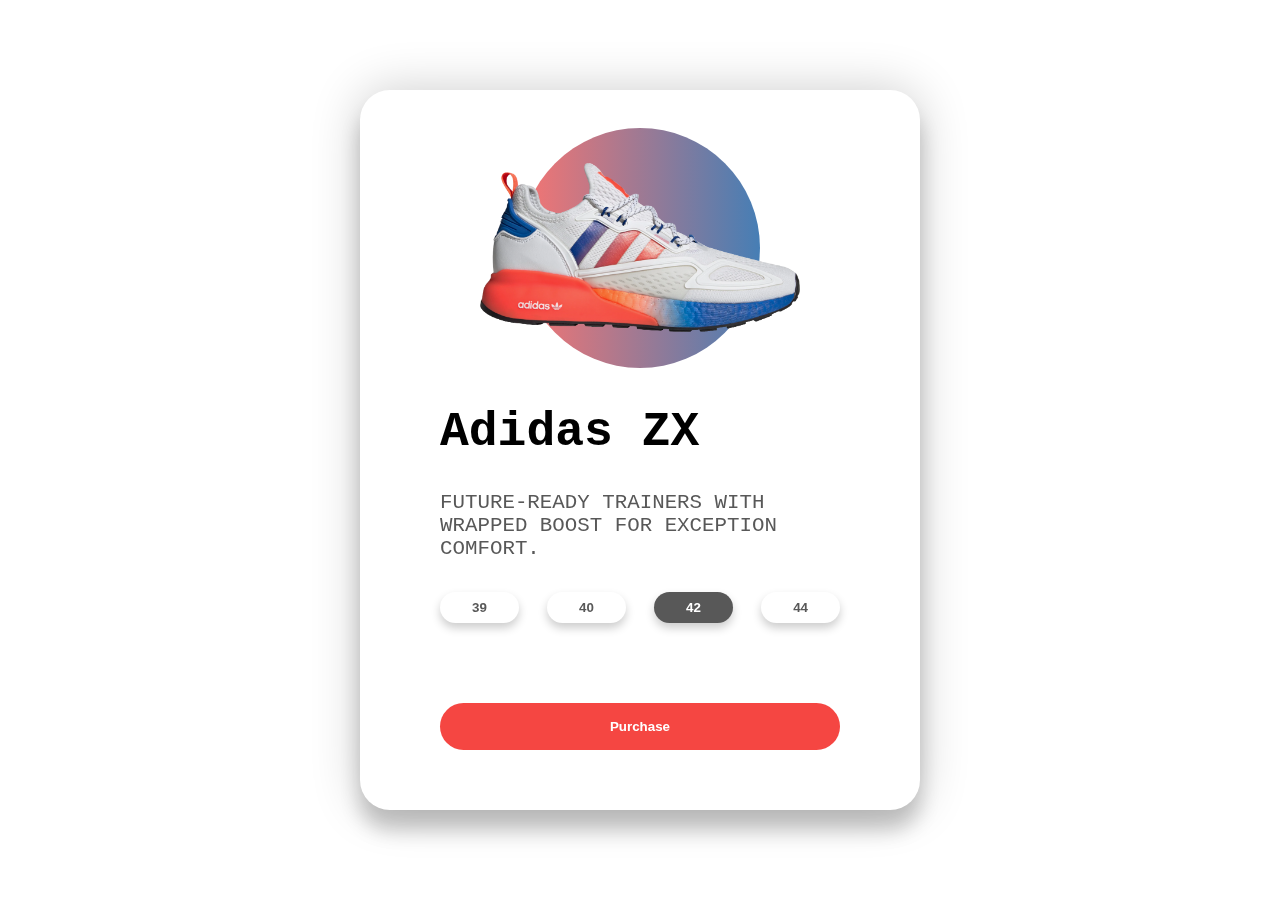
<file: 3danimation/index.html>
<!DOCTYPE html>
<html lang="en">
<head>
    <meta charset="UTF-8">
    <meta name="viewport" content="width=device-width, initial-scale=1.0">
    <title>3d Card Effect</title>
    <link href="https://fonts.googleapis.com/css2?family=Poppins:wght@400;500&display=swap" rel="stylesheet">
    <link rel="stylesheet" href="./style.css">
</head>
<body>
    <div class="container">
        <div class="card">
            <div class="sneaker">
                <div class="circle"></div>
                <img src="img/adidas.png" alt="adidas">
            </div>
            <div class="info">
                <h1 class="title">Adidas ZX</h1>
                <h3>FUTURE-READY TRAINERS WITH WRAPPED BOOST FOR EXCEPTION COMFORT.</h3>
                <div class="sizes">
                    <button>39</button>
                    <button>40</button>
                    <button class="active">42</button>
                    <button>44</button>
                </div>
                <div class="purchase">
                    <button>Purchase</button>
                </div>
            </div>
        </div>
    </div>
    <script src="./script.js"></script>
</body>
</html>
</file>
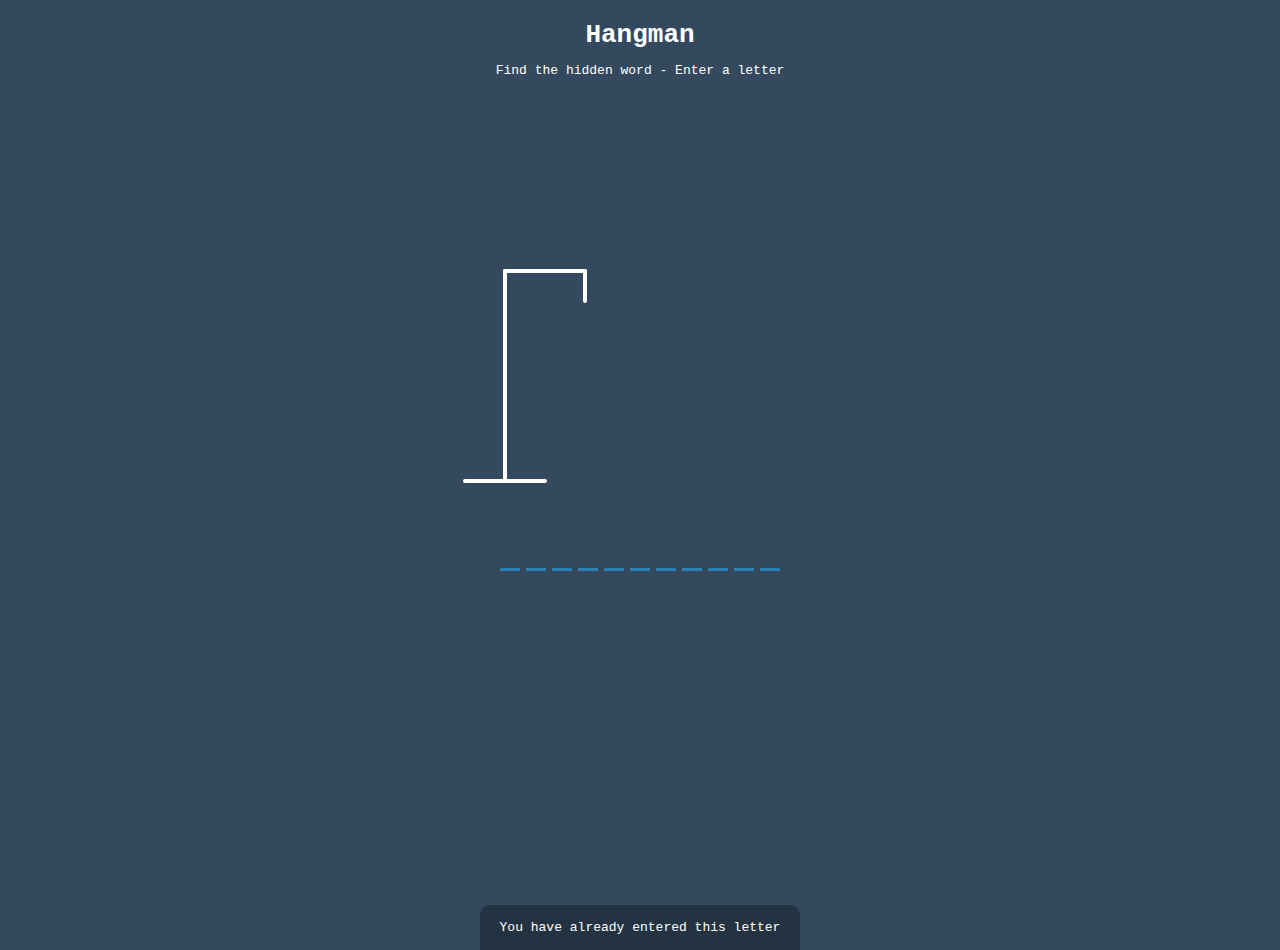
<file: ahorcado/index.html>
<!DOCTYPE html>
<html lang="en">
  <head>
    <meta charset="UTF-8" />
    <meta name="viewport" content="width=device-width, initial-scale=1.0" />
    <meta http-equiv="X-UA-Compatible" content="ie=edge" />
    <link rel="stylesheet" href="style.css" />
    <title>Hangman</title>
  </head>
  <body>
    <h1>Hangman</h1>
    <p>Find the hidden word - Enter a letter</p>
    <div class="game-container">
      <svg height="250" width="200" class="figure-container">
        <!-- Rod -->
        <line x1="60" y1="20" x2="140" y2="20" />
        <line x1="140" y1="20" x2="140" y2="50" />
        <line x1="60" y1="20" x2="60" y2="230" />
        <line x1="20" y1="230" x2="100" y2="230" />

        <!-- Head -->
        <circle cx="140" cy="70" r="20" class="figure-part" />
        <!-- Body -->
        <line x1="140" y1="90" x2="140" y2="150" class="figure-part" />
        <!-- Arms -->
        <line x1="140" y1="120" x2="120" y2="100" class="figure-part" />
        <line x1="140" y1="120" x2="160" y2="100" class="figure-part" />
        <!-- Legs -->
        <line x1="140" y1="150" x2="120" y2="180" class="figure-part" />
        <line x1="140" y1="150" x2="160" y2="180" class="figure-part" />
      </svg>

      <div class="wrong-letters-container">
        <div id="wrong-letters"></div>
      </div>

      <div class="word" id="word"></div>
    </div>

    <!-- Container for final message -->
    <div class="popup-container" id="popup-container">
      <div class="popup">
        <h2 id="final-message"></h2>
        <button id="play-button">Play Again</button>
      </div>
    </div>

    <!-- Notification -->
    <div class="notification-container" id="notification-container">
      <p>You have already entered this letter</p>
    </div>

    <script src="app.js"></script>
  </body>
</html>
</file>
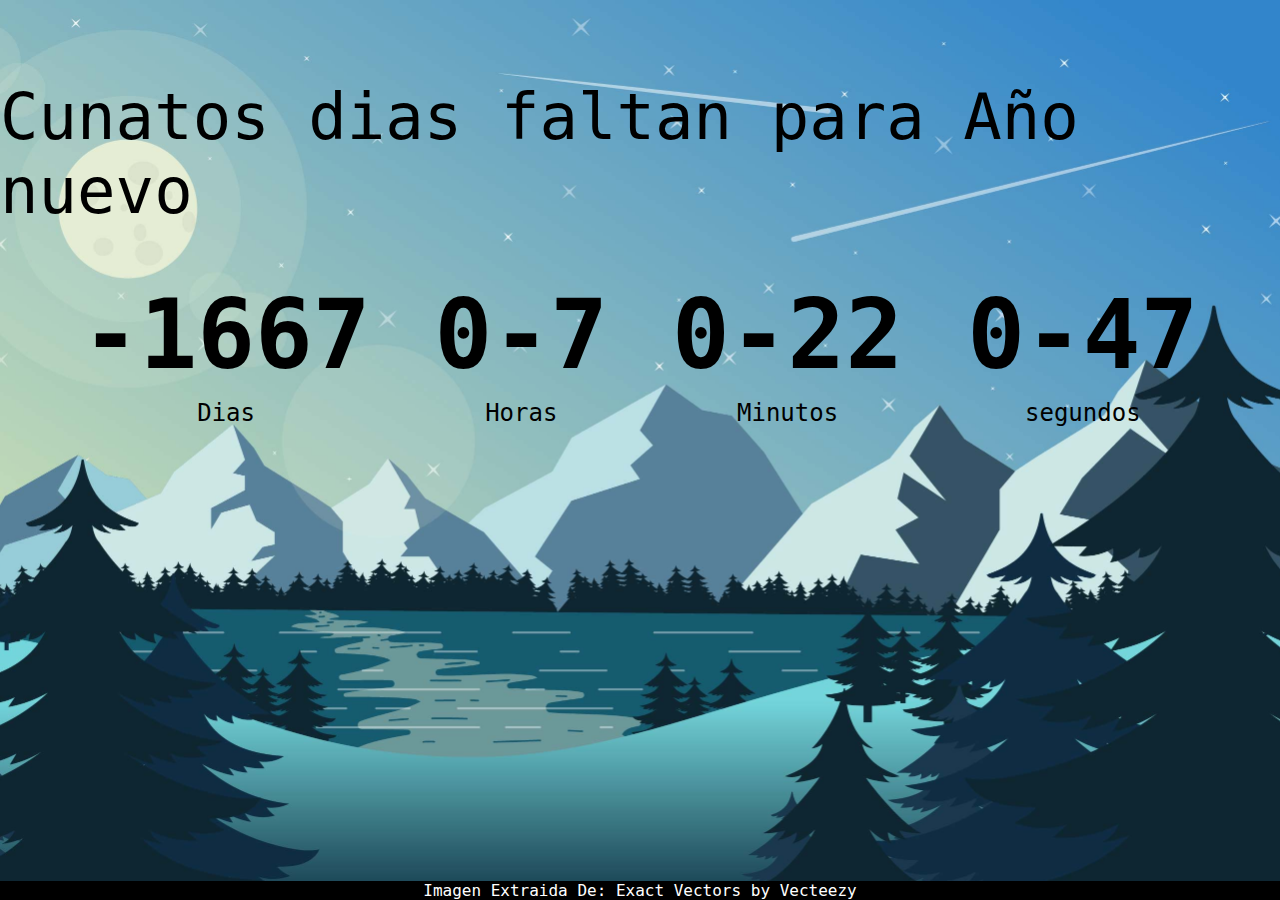
<file: counter/index.html>
<!DOCTYPE html>
<html lang="es">
<head>
    <meta charset="UTF-8">
    <meta name="viewport" content="width=device-width, initial-scale=1.0">
    <link rel="stylesheet" href="style.css">
    <title>Contador</title>
</head>
<body>

    <h1>Cunatos dias faltan para Año nuevo</h1>

    <div class="countdown-container">
        <div class="countdown-el days-c">
            <p class="big-text" id="days">0</p>
            <span>Dias</span>
        </div>

        <div class="countdown-el hours-c">
            <p class="big-text" id="hours">0</p>
            <span>Horas</span>
        </div>

        <div class="countdown-el mins-c">
            <p class="big-text" id="mins">0</p>
            <span>Minutos</span>
        </div>

            <div class="countdown-el seconds-c">
                <p class="big-text" id="seconds">0</p>
                <span>segundos</span>
            </div>
    </div>

<footer><a href="https://www.vecteezy.com/free-vector/exact">Imagen Extraida De: Exact Vectors by Vecteezy</a></footer>    
</body>
<script src="./app.js"></script>
</html>
</file>
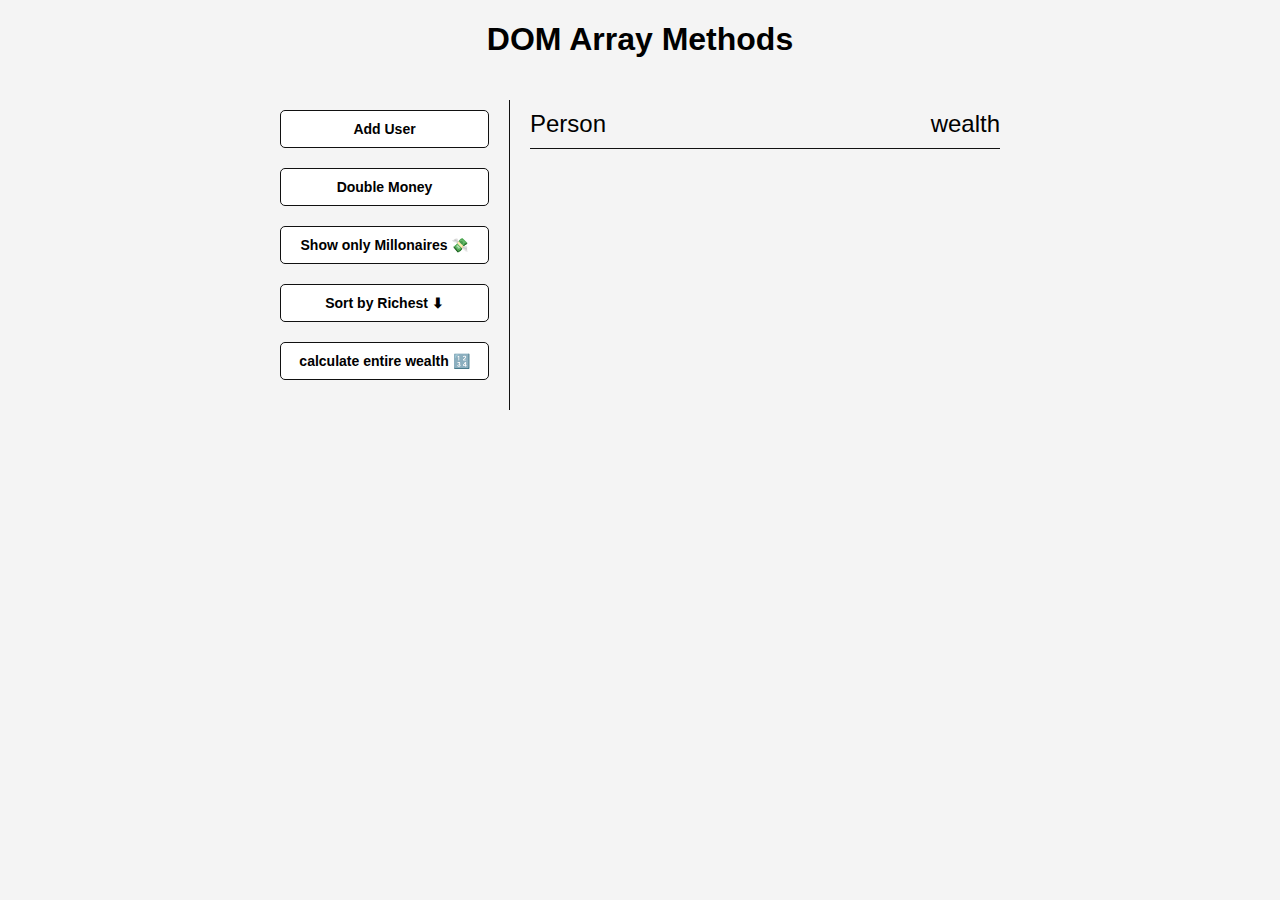
<file: DomArray/index.html>
<!DOCTYPE html>
<html lang="en">
<head>
    <meta charset="UTF-8">
    <meta name="viewport" content="width=device-width, initial-scale=1.0">
    <link rel="stylesheet" href="style.css">
    <title>Dom Array Methods</title>
</head>
<body>
    <h1>DOM Array Methods</h1>

    <div class="container">
        <aside>
            <button id="add-user">Add User</button>
            <button id="double">Double Money</button>
            <button id="show-millonaires">Show only Millonaires 💸</button>
            <button id="sort">Sort by Richest ⬇</button>
            <button id="calculate-wealth">calculate entire wealth 🔢</button>
        </aside>

        <main id="main">
            <h2><strong>Person</strong> wealth </h2>
        </main>

    </div>
    <script src="app.js"></script>
</body>
</html>
</file>
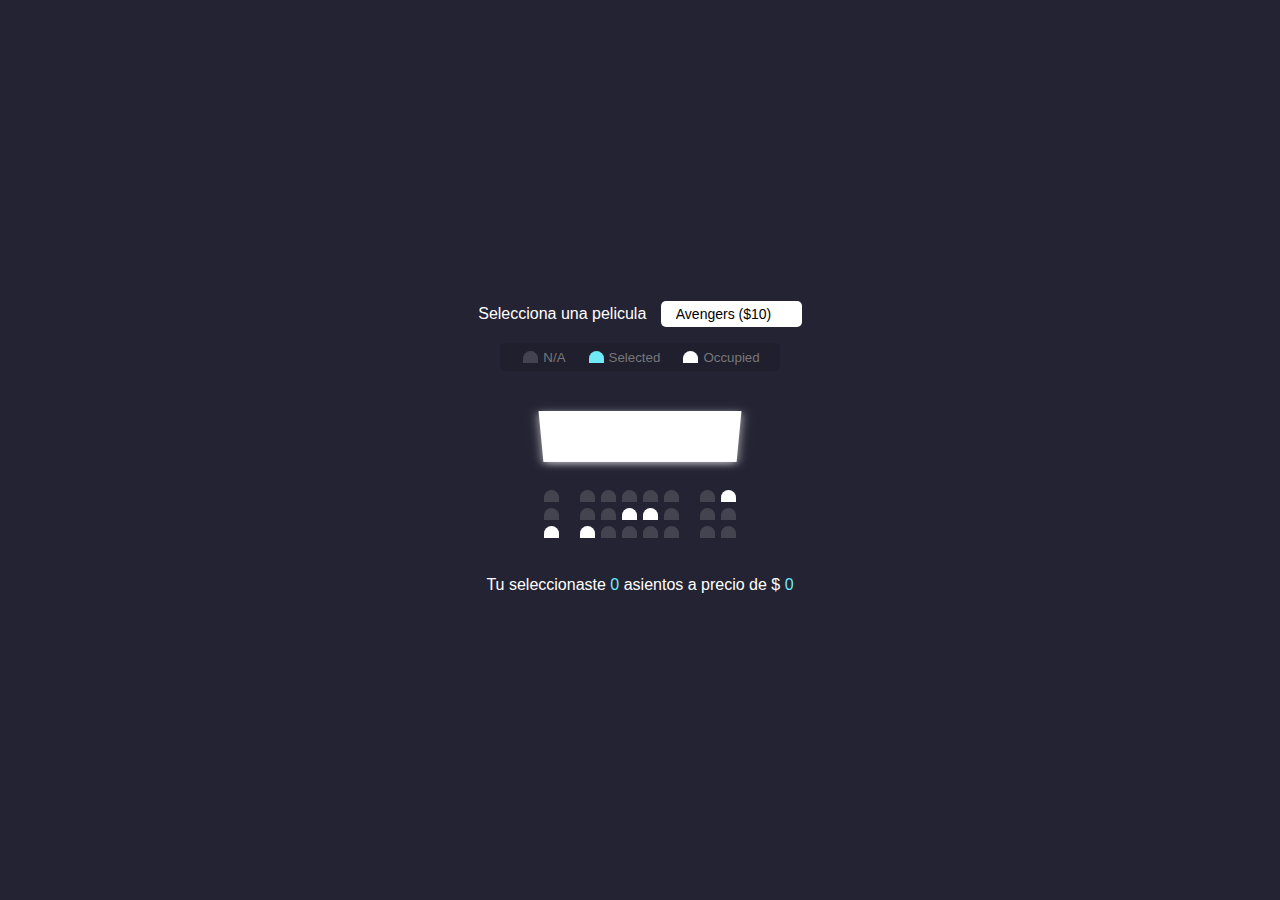
<file: movieSeat/index.html>
<!DOCTYPE html>
<html lang="en">
<head>
    <meta charset="UTF-8">
    <meta name="viewport" content="width=device-width, initial-scale=1.0">
    <link rel="stylesheet" href="style.css">
    <title>Movie Seat Booking</title>
</head>
<body>
    <div class="movie-container">
        <label for="">Selecciona una pelicula</label>
        <select name="" id="movie">
            <option value="10">Avengers ($10)</option>
            <option value="12">Joker ($12)</option>
            <option value="8">Toy Story ($8)</option>
            <option value="9">The lion King ($9)</option>
        </select>
    </div>

    <ul class="showcase">
        <li>
            <div class="seat"></div>
            <small>N/A</small>
        </li>
        <li>
            <div class="seat selected"></div>
            <small>Selected</small>
        </li>
        <li>
            <div class="seat occupied"></div>
                <small>Occupied</small>
        </li>
    </ul>

    <div class="container">
        <div class="screen"></div>
            <div class="row">
                <div class="seat"></div>
                <div class="seat"></div>
                <div class="seat"></div>
                <div class="seat"></div>
                <div class="seat"></div>
                <div class="seat"></div>
                <div class="seat ocuppied"></div>
                <div class="seat occupied"></div>
            </div>
            <div class="row">
                <div class="seat"></div>
                <div class="seat"></div>
                <div class="seat"></div>
                <div class="seat occupied"></div>
                <div class="seat occupied"></div>
                <div class="seat"></div>
                <div class="seat"></div>
                <div class="seat"></div>
            </div>
            <div class="row">
                <div class="seat occupied"></div>
                <div class="seat occupied"></div>
                <div class="seat"></div>
                <div class="seat"></div>
                <div class="seat"></div>
                <div class="seat"></div>
                <div class="seat"></div>
                <div class="seat"></div>
            </div>
    </div>

    <p class="text">
        Tu seleccionaste <span id="count">0</span> asientos a precio de $ <span id="total">0</span>
    </p>

    <script src="./app.js"></script>
</body>
</html>
</file>
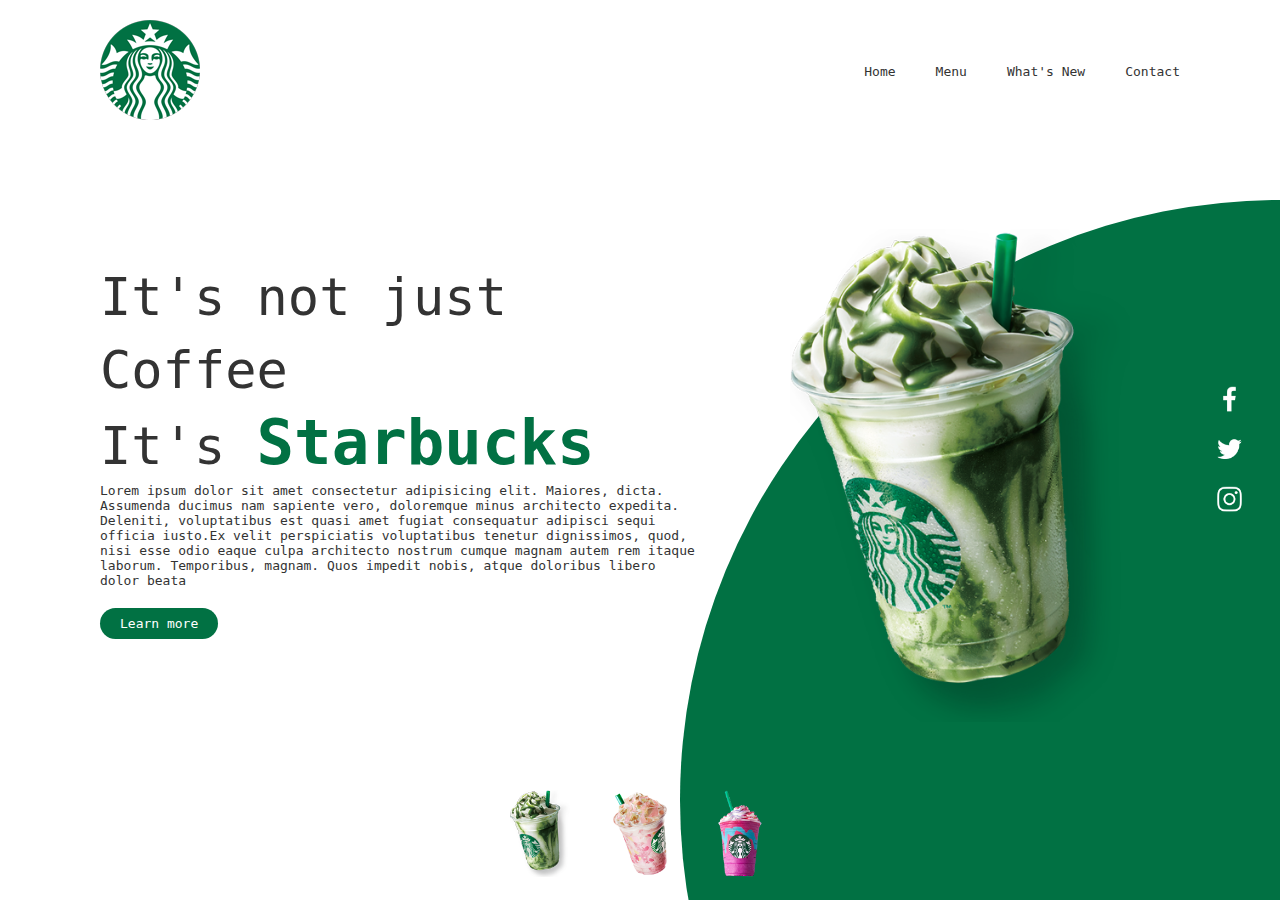
<file: starbucks/index.html>
<!DOCTYPE html>
<html lang="en">
<head>
    <meta charset="UTF-8">
    <meta name="viewport" content="width=device-width, initial-scale=1.0">
    <link rel="stylesheet" href="style.css">
    
    <title>Document</title>
</head>
<body>
    <section>
        <div class="circle"></div>
        <header>
            <a href="#" class="logo"><img src="img/logo.png" alt=""></a>
            <ul>
                <li><a href="#">Home</a></li>
                <li><a href="#">Menu</a></li>
                <li><a href="#">What's New</a></li>
                <li><a href="#">Contact</a></li>
            </ul>
        </header>
        <div class="content">
            <div class="textBox">
                <h2>It's not just Coffee<br/>It's <span>Starbucks</span></h2>
                <p>Lorem ipsum dolor sit amet consectetur adipisicing elit. Maiores, dicta. Assumenda ducimus nam sapiente vero, doloremque minus architecto expedita. Deleniti, voluptatibus est quasi amet fugiat consequatur adipisci sequi officia iusto.Ex velit perspiciatis voluptatibus tenetur dignissimos, quod, nisi esse odio eaque culpa architecto nostrum cumque magnam autem rem itaque laborum. Temporibus, magnam. Quos impedit nobis, atque doloribus libero dolor beata</p>
                <a href="#">Learn more</a>
            </div>
                <div class="imgBox">
                    <img src="img/img1.png" alt="" class="starbucks">
            </div>
        </div>
        <ul class="thumb">
            <li><img src="img/thumb1.png" onclick="imgSlider('img/img1.png');changeCircleColor('#017143')" ></li>
            <li><img src="img/thumb2.png" onclick="imgSlider('img/img2.png');changeCircleColor('#eb7495')" ></li>
            <li><img src="img/thumb3.png" onclick="imgSlider('img/img3.png');changeCircleColor('#d752b1')" ></li>
        </ul>
        <ul class="sci">
            <li><a href=""><img src="img/facebook.png" alt=""></a></li>
            <li><a href=""><img src="img/twitter.png" alt=""></a></li>
            <li><a href=""><img src="img/instagram.png" alt=""></a></li>
        </ul>
    </section> 

    <script type="text/javascript">
        const imgSlider = (anything) => document.querySelector('.starbucks').src = anything;


        const changeCircleColor = (color) =>{
            const circle = document.querySelector('.circle');
            circle.style.background = color;
        }

    </script>
</body>
</html>
</file>
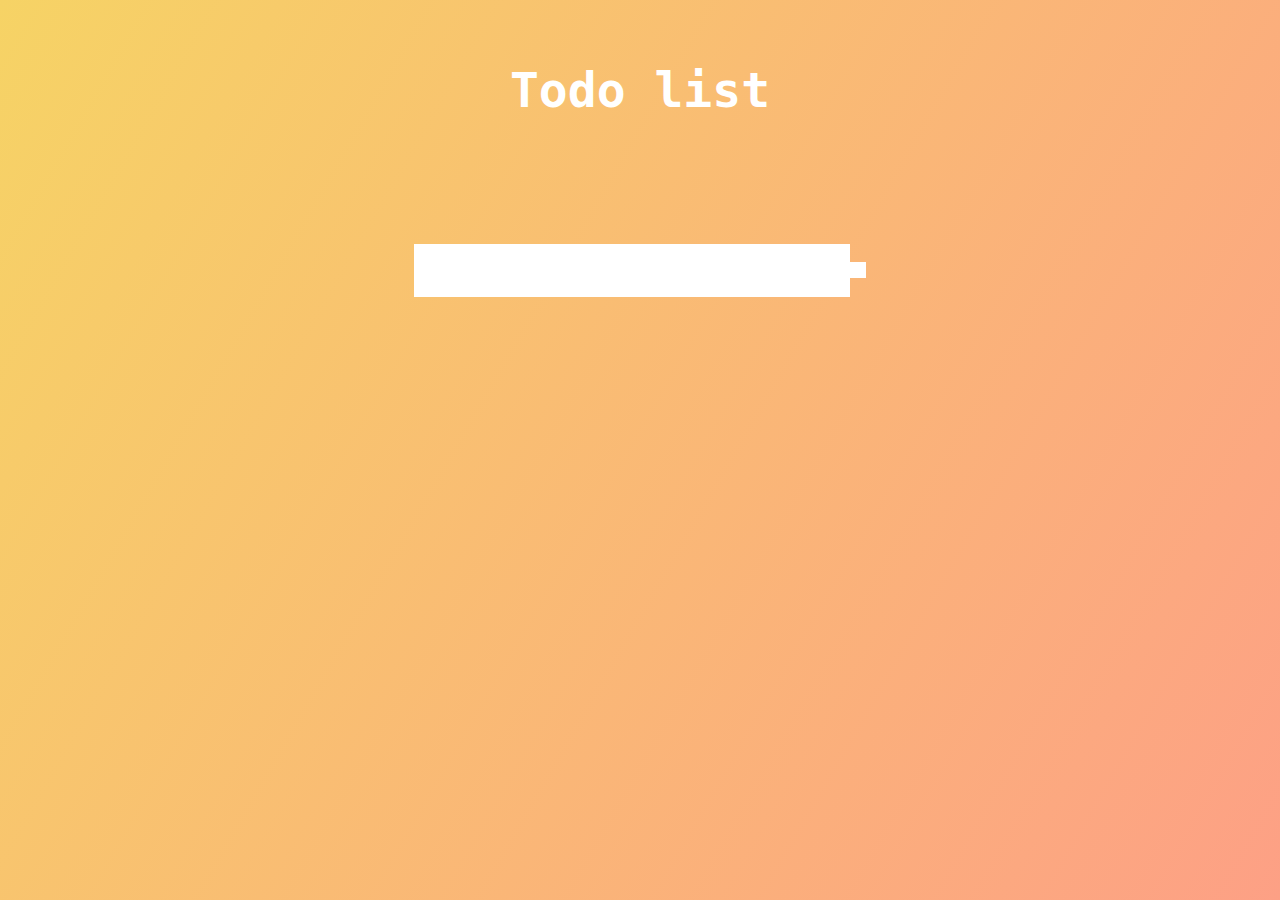
<file: todobeginner/index.html>
<!DOCTYPE html>
<html lang="en">
<head>
    <meta charset="UTF-8">
    <meta name="viewport" content="width=device-width, initial-scale=1.0">

    <link rel="stylesheet" href="./style.css">
<!--fontawesome-->
    <link rel="stylesheet" href="https://use.fontawesome.com/releases/v5.15.1/css/all.css" integrity="sha384-vp86vTRFVJgpjF9jiIGPEEqYqlDwgyBgEF109VFjmqGmIY/Y4HV4d3Gp2irVfcrp" crossorigin="anonymous">

    <title>Todo list</title>
</head>
<body>
    
    <header>
        <h1>Todo list</h1>
    </header>
    <form action="">
        <input type="text" name="" id="" class="todo-input">
        <button class="todo-button" type="submit">
            <i class="fas fa-plus-square"></i>
        </button>
    </form>
    <div class="todo container">
        <ul class="todo-list"></ul>
    </div>

    <script src="./app.js"></script>
</body>
</html>
</file>
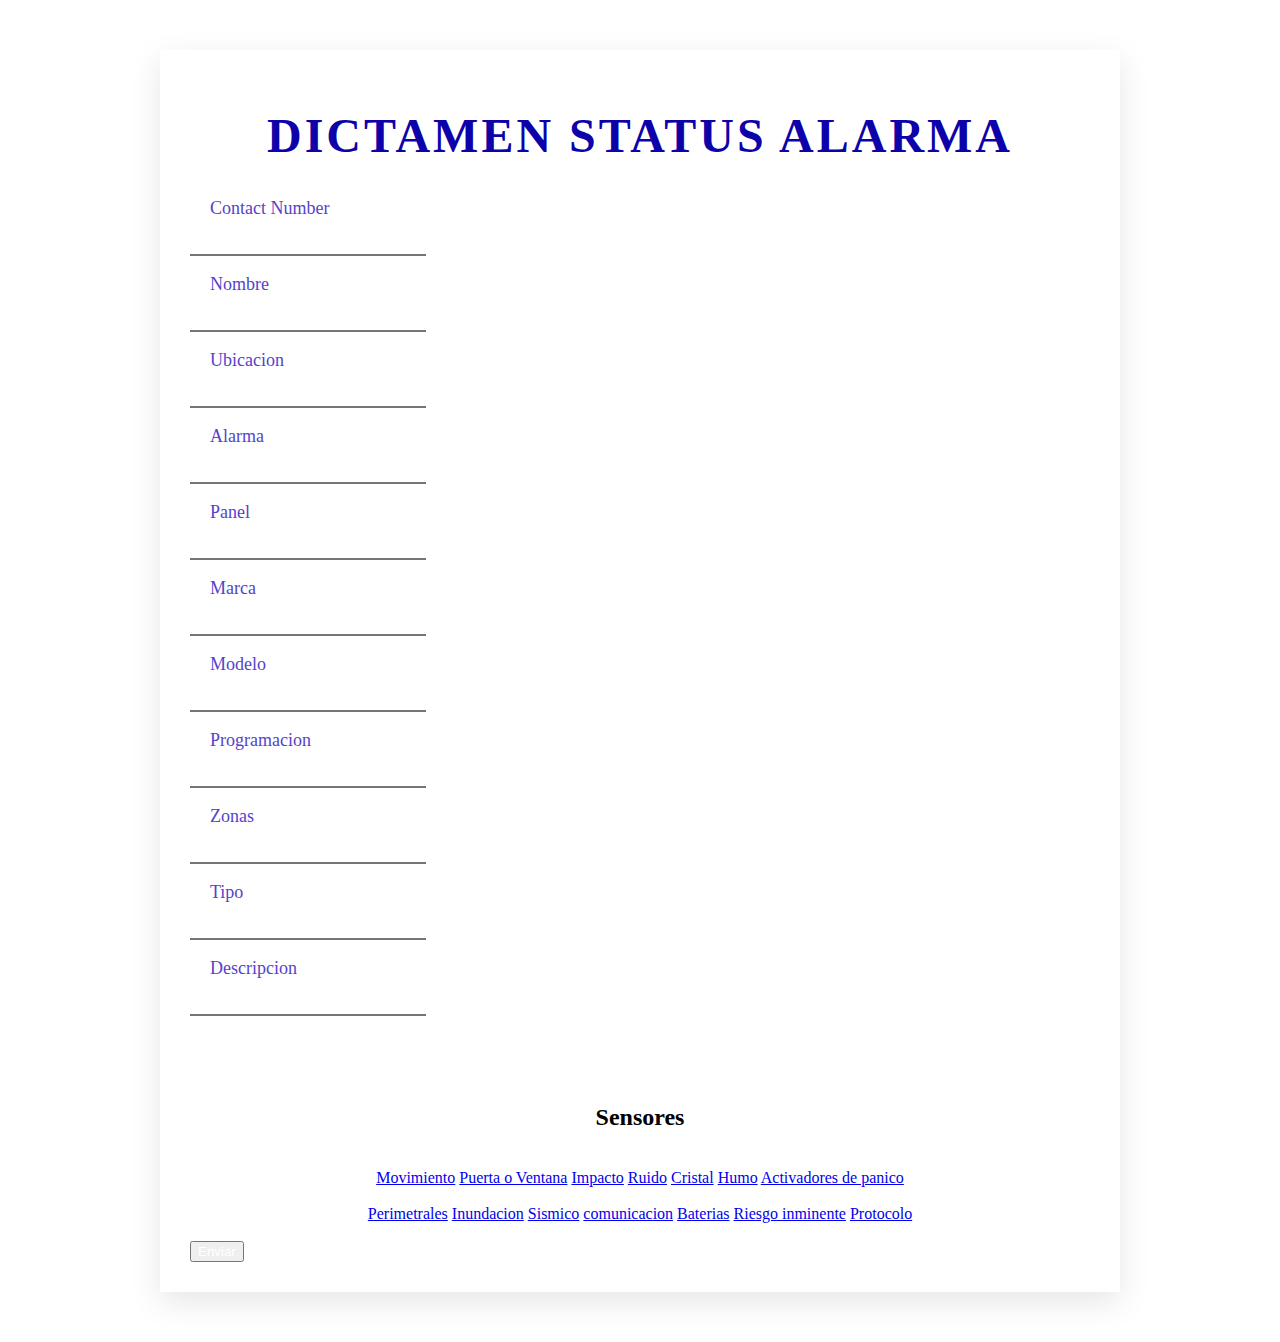
<file: 453210/almcpplfrm/index.html>
<!DOCTYPE html>
<html lang="en">

<head>
    <meta charset="UTF-8">
    <meta name="viewport" content="width=device-width, initial-scale=1.0">

    <script src="https://ajax.googleapis.com/ajax/libs/jquery/3.3.1/jquery.min.js"></script>

    <link rel="stylesheet" href="./style.css">

    <link rel="stylesheet" href="https://use.fontawesome.com/releases/v5.15.1/css/all.css"
        integrity="sha384-vp86vTRFVJgpjF9jiIGPEEqYqlDwgyBgEF109VFjmqGmIY/Y4HV4d3Gp2irVfcrp" crossorigin="anonymous">
    <!-- Bootstrap CSS -->
    <link href="https://cdn.jsdelivr.net/npm/bootstrap@5.0.0-beta1/dist/css/bootstrap.min.css" rel="stylesheet"
        integrity="sha384-giJF6kkoqNQ00vy+HMDP7azOuL0xtbfIcaT9wjKHr8RbDVddVHyTfAAsrekwKmP1" crossorigin="anonymous">

    <!-- Option 1: Bootstrap Bundle with Popper -->
    <script src="https://cdn.jsdelivr.net/npm/bootstrap@5.0.0-beta1/dist/js/bootstrap.bundle.min.js"
        integrity="sha384-ygbV9kiqUc6oa4msXn9868pTtWMgiQaeYH7/t7LECLbyPA2x65Kgf80OJFdroafW"
        crossorigin="anonymous"></script>


    <title>Dictamen status Alarma</title>
</head>

<body>

    <!--<section class="get_in_touch">
        <h1 class="title">Checklist</h1>
        
        <div class="container" id="container">
          <div class="contact-form row">
           
            <div class="field_wrapper">
                <div>
                    <input type="text" name="field_name[]" value=""/>
                    <a href="javascript:void(0);" class="add_button" title="Add field" type="button"><i class="fas fa-angle-right"></i></a>
                </div>
            </div>
        
            
          </div>
          <div style="text-align: center">
            
            <button onclick="tamperForm()" value="tamper" id="btn">tamper</button>
            
            <button onClick="sensorForm()"  value="Sensor" id="btn">sensor</button>
            
            <button value="Contenido" id="btn">contenido</button>
            
            <button id="eliminar" onClick="sensorForm()"  onclick="eliminar()">eliminar</button>
          </div>
        </div>
        <br>
      </section>-->

    <section class="get_in_touch">
        <h1 class="title">Dictamen status Alarma</h1>
<form id="form1"  name="form1" method="post"  >
        <div class="container" id="container">
            <div class="contact-form row">

                <div class="form-field col-lg-6">
                    <input type="text" name="" id="phone" class="input-text">
                    <label for="phone" class="label">Contact number</label>
                </div>
                <div class="form-field col-lg-6">
                    <input type="text" name="" id="name" class="input-text">
                    <label for="name" class="label">Nombre</label>
                </div>
                <div class="form-field col-lg-6">
                    <input type="text" name="" id="otro" class="input-text">
                   <label for="name" class="label">Ubicacion</label>
                </div>

                <div class="form-field col-lg-6">
                    <input type="text" name="" id="otro" class="input-text" >
                    <label for="name" class="label">Alarma</label>
                </div>

                
                <div class="form-field col-lg-6">
                    <input type="text" name="" id="otro" class="input-text" >
                    <label for="name" class="label">Panel</label>
                </div>
                                
                <div class="form-field col-lg-6">
                    <input type="text" name="" id="otro" class="input-text">
                    <label for="name" class="label">Marca</label>
                </div>
                
                                
                <div class="form-field col-lg-6">
                    <input type="text" name="" id="otro" class="input-text">
                    <label for="name" class="label">Modelo</label>
                </div>


                                
                <div class="form-field col-lg-6">
                    <input type="text" name="" id="otro" class="input-text" placeholder=>
                    <label for="name" class="label">Programacion</label>
                </div>

                                
                <div class="form-field col-lg-6">
                    <input type="text" name="" id="otro" class="input-text" placeholder=>
                    <label for="name" class="label">Zonas</label>
                </div>

                                
                <div class="form-field col-lg-6">
                    <input type="text" name="" id="otro" class="input-text" placeholder= >
                    <label for="name" class="label">Tipo</label>
                </div>
                
                <div class="form-field ">
                    <input type="text" name="" id="otro" class="input-text" placeholder= >
                    <label for="name" class="label">Descripcion</label>
                </div>
            
                
               <!-- 
                <div class="form-field col-lg-6"> <input type="text" name="" id="" class="input-text" placeholder= > <label for="name" class="label">Marca</label> </div> 

                <div class="form-field col-lg-6"> <input type="text" name="" id="" class="input-text" placeholder= > <label for="name" class="label">Modelo</label> </div> 

                <div class="form-field col-lg-6"> <input type="text" name="" id="" class="input-text" placeholder= > <label for="name" class="label">Marca</label> </div> 

                
                <div class="form-field col-lg-6"> <input type="text" name="" id="" class="input-text" placeholder= > <label for="name" class="label">Cobertura Requerida</label> </div> 
                
                <div class="form-field col-lg-6"> <input type="text" name="" id="" class="input-text" placeholder= > <label for="name" class="label">Cobertura Rendimiento</label> </div> 

                
                <div class="form-field col-lg-6"> <input type="text" name="" id="" class="input-text" placeholder= > <label for="name" class="label">Antimascotas</label> </div> 

                
                <div class="form-field col-lg-6"> <input type="text" name="" id="" class="input-text" placeholder= > <label for="name" class="label">Eol</label> </div> 

                
                <div class="form-field col-lg-6"> <input type="text" name="" id="" class="input-text" placeholder= > <label for="name" class="label">RNA/NC</label> </div> 

                
                <div class="form-field col-lg-6"> <input type="text" name="" id="" class="input-text" placeholder= > <label for="name" class="label">Status</label> </div> 

                
                <div class="form-field col-lg-6"> <input type="text" name="" id="" class="input-text" placeholder= > <label for="name" class="label">Observaciones</label> </div> 

            -->
            </div>
            
            <br>
            <br>
            
            <div class="field_wrapper">
            </div>
            
            <div style="text-align: center">
                <h2>Sensores</h2>
                <br>
                <a href="javascript:void(0);" class="tamper btn btn-primary" title="Add field" type="button">Movimiento</a>
                <a href="javascript:void(0);" class="Magnetico btn btn-primary" title="Add field" type="button">Puerta o Ventana</a>

                <a href="javascript:void(0);" class="impacto btn btn-primary" title="Add field" type="button">Impacto</a>
                <a href="javascript:void(0);" class="ruido btn btn-primary" title="Add field" type="button">Ruido</a>
                <a href="javascript:void(0);" class="cristal btn btn-primary" title="Add field" type="button">Cristal</a>
                <a href="javascript:void(0);" class="humo btn btn-primary" title="Add field" type="button">Humo</a>
                <a href="javascript:void(0);" class="panico btn btn-primary" title="Add field" type="button">Activadores de panico</a>
                <br>
                <br>
                <a href="javascript:void(0);" class="perimetrales btn btn-primary" title="Add field" type="button">Perimetrales</a>

                <a href="javascript:void(0);" class="inundacion btn btn-primary" title="Add field" type="button">Inundacion</a>

                <a href="javascript:void(0);" class="sismico btn btn-primary" title="Add field" type="button">Sismico</a>
                
                <a href="javascript:void(0);" class="comunicacion btn btn-danger" title="Add field" type="button">comunicacion</a>

                <a href="javascript:void(0);" class="baterias btn btn-danger" title="Add field" 
                type="button">Baterias</a>
                
                <a href="javascript:void(0);" class="riesgo btn btn-danger" title="Add field" type="button">Riesgo inminente</a>
                
                <a href="javascript:void(0);" class="protocolo btn btn-danger" title="Add field" type="button">Protocolo</a>



            </div>

            <br>
                
            <button value="Enviar" class="btn btn-success"/><a href="https://solucionesdsi.com/directorio/renvio.html">Enviar</a></button>
        </div>
    
    </form>
        
    </section>

    <script type="text/javascript">
        $(document).ready(function () {
            var maxField = 100; //Input fields increment limitation
            var addButton = $('.Magnetico'); //Add button selector
            var wrapper = $('.field_wrapper'); //Input field wrapper
            
           /* var fieldHTML = '<div> <h3>Sensores</h3> <input type="text" name="field_name[]" value=""/><input type="text" name="field_name[]" value=""/><input type="text" name="field_name[]" value=""/><a href="javascript:void(0);" class="remove_button"><button>Eliminar</button></a></div> '; */ //New input field html 

          var fieldHTML = '<div class="container" id="container" >  <hr size="8px" color="black"/><form id="form1"  name="form1" method="post"  > <h2 style="text-align: center">Puerta</h2> <div class="contact-form row"> <div class="form-field col-lg-6"> <input type="text" name=""  class="input-text" placeholder= > <label for="name" class="label">Ubicacion</label> </div><div class="form-field col-lg-6"> <input type="text" name="" id="otro" class="input-text" placeholder= > <label for="name" class="label">Zona</label> </div>   <div class="form-field col-lg-6"> <input type="text" name="" id="" class="input-text" placeholder= > <label for="name" class="label">Marca</label> </div> <div class="form-field col-lg-6"> <input type="text" name="" id="" class="input-text" placeholder= > <label for="name" class="label">Modelo</label> </div> <div class="form-field col-lg-6"> <input type="text" name="" id="" class="input-text" placeholder= > <label for="name" class="label">Tipo</label> </div><div class="form-field col-lg-6"> <input type="text" name="" id="" class="input-text" placeholder= > <label for="name" class="label">Eol</label> </div> <div class="form-field col-lg-6"> <input type="text" name="" id="" class="input-text" placeholder= > <label for="name" class="label">RNA/NC</label> </div> <div class="form-field col-lg-6"> <input type="text" name="" id="" class="input-text" placeholder= > <label for="name" class="label">Status</label> </div> </div>  </form> <a href="javascript:void(0);" class="remove_button"><button type="button" class="btn btn-danger">Eliminar</button></a> </div> </div>'; //New input field html 
            var x = 1; //Initial field counter is 1

            //Once add button is clicked
            $(addButton).click(function () {
                //Check maximum number of input fields
                if (x < maxField) {
                    x++; //Increment field counter
                    $(wrapper).append(fieldHTML); //Add field html
                }
            });

            //Once remove button is clicked
            $(wrapper).on('click', '.remove_button', function (e) {
                e.preventDefault();
                $(this).parent('div').remove(); //Remove field html
                x--; //Decrement field counter
            });
        });

        $(document).ready(function () {
            var maxField = 100; //Input fields increment limitation
            var addButton = $('.tamper'); //Add button selector
            var wrapper = $('.field_wrapper'); //Input field wrapper
          
            var fieldHTML = '<div class="container" id="container" >  <hr size="8px" color="black"/><form id="form1"  name="form1" method="post"  > <h2 style="text-align: center">Sensor de Movimiento</h2> <div class="contact-form row"> <div class="form-field col-lg-6"> <input type="text" name=""  class="input-text" placeholder= > <label for="name" class="label">Ubicacion</label> </div><div class="form-field col-lg-6"> <input type="text" name="" id="otro" class="input-text" placeholder= > <label for="name" class="label">Zona</label> </div>   <div class="form-field col-lg-6"> <input type="text" name="" id="" class="input-text" placeholder= > <label for="name" class="label">Marca</label> </div> <div class="form-field col-lg-6"> <input type="text" name="" id="" class="input-text" placeholder= > <label for="name" class="label">Modelo</label> </div> <div class="form-field col-lg-6"> <input type="text" name="" id="" class="input-text" placeholder= > <label for="name" class="label">Tipo</label> </div> <div class="form-field col-lg-6"> <input type="text" name="" id="" class="input-text" placeholder= > <label for="name" class="label">Cobertura Requerida</label> </div> <div class="form-field col-lg-6"> <input type="text" name="" id="" class="input-text" placeholder= > <label for="name" class="label">Cobertura Rendimiento</label> </div> <div class="form-field col-lg-6"> <input type="text" name="" id="" class="input-text" placeholder= > <label for="name" class="label">Antimascotas</label> </div> <div class="form-field col-lg-6"> <input type="text" name="" id="" class="input-text" placeholder= > <label for="name" class="label">Eol</label> </div> <div class="form-field col-lg-6"> <input type="text" name="" id="" class="input-text" placeholder= > <label for="name" class="label">RNA/NC</label> </div> <div class="form-field col-lg-6"> <input type="text" name="" id="" class="input-text" placeholder= > <label for="name" class="label">Status</label> </div> <div class="mb-3"><label for="exampleFormControlTextarea1" class="form-label">Observaciones</label><textarea class="form-control" id="exampleFormControlTextarea1" rows="3"></textarea></div> </form> </div> </form>  <a href="javascript:void(0);" class="remove_button"><button type="button" class="btn btn-danger">Eliminar</button></a></div></div>'; //New input field html 
            var x = 1; //Initial field counter is 1
            
            //New input field html 
            var x = 1; //Initial field counter is 1

            //Once add button is clicked
            $(addButton).click(function () {
                //Check maximum number of input fields
                if (x < maxField) {
                    x++; //Increment field counter
                    $(wrapper).append(fieldHTML); //Add field html
                }
            });

            //Once remove button is clicked
            $(wrapper).on('click', '.remove_button', function (e) {
                e.preventDefault();
                $(this).parent('div').remove(); //Remove field html
                x--; //Decrement field counter
            });
        });


//impacto 
$(document).ready(function () {
    var maxField = 100; //Input fields increment limitation
    var addButton = $('.impacto'); //Add button selector
    var wrapper = $('.field_wrapper'); //Input field wrapper
  
    var fieldHTML = '<div class="container" id="container" >  <hr size="8px" color="black"/><form id="form1"  name="form1" method="post"  > <h2 style="text-align: center">Sensor De Impacto</h2> <div class="contact-form row"> <div class="form-field col-lg-6"> <input type="text" name=""  class="input-text" placeholder= > <label for="name" class="label">Ubicacion</label> </div><div class="form-field col-lg-6"> <input type="text" name="" id="otro" class="input-text" placeholder= > <label for="name" class="label">Zona</label> </div>   <div class="form-field col-lg-6"> <input type="text" name="" id="" class="input-text" placeholder= > <label for="name" class="label">Marca</label> </div> <div class="form-field col-lg-6"> <input type="text" name="" id="" class="input-text" placeholder= > <label for="name" class="label">Modelo</label> </div> <div class="form-field col-lg-6"> <input type="text" name="" id="" class="input-text" placeholder= > <label for="name" class="label">Tipo</label> </div> <div class="form-field col-lg-6"> <input type="text" name="" id="" class="input-text" placeholder= > <label for="name" class="label">Cobertura Requerida</label> </div> <div class="form-field col-lg-6"> <input type="text" name="" id="" class="input-text" placeholder= > <label for="name" class="label">Cobertura Rendimiento</label> </div> <div class="form-field col-lg-6"> <input type="text" name="" id="" class="input-text" placeholder= > <label for="name" class="label">Eol</label> </div> <div class="form-field col-lg-6"> <input type="text" name="" id="" class="input-text" placeholder= > <label for="name" class="label">RNA/NC</label> </div> <div class="form-field col-lg-6"> <input type="text" name="" id="" class="input-text" placeholder= > <label for="name" class="label">Status</label> </div> <div class="mb-3"><label for="exampleFormControlTextarea1" class="form-label">Observaciones</label><textarea class="form-control" id="exampleFormControlTextarea1" rows="3"></textarea></div> </form> </div></form>  <a href="javascript:void(0);" class="remove_button"><button type="button" class="btn btn-danger">Eliminar</button></a></div>  </div>'; //New input field html 
    var x = 1; //Initial field counter is 1
    
    //New input field html 
    var x = 1; //Initial field counter is 1

    //Once add button is clicked
    $(addButton).click(function () {
        //Check maximum number of input fields
        if (x < maxField) {
            x++; //Increment field counter
            $(wrapper).append(fieldHTML); //Add field html
        }
    });

    //Once remove button is clicked
    $(wrapper).on('click', '.remove_button', function (e) {
        e.preventDefault();
        $(this).parent('div').remove(); //Remove field html
        x--; //Decrement field counter
    });
});

//ruido
$(document).ready(function () {
    var maxField = 100; //Input fields increment limitation
    var addButton = $('.ruido'); //Add button selector
    var wrapper = $('.field_wrapper'); //Input field wrapper
  
    var fieldHTML = '<div class="container" id="container" >  <hr size="8px" color="black"/><form id="form1"  name="form1" method="post"  > <h2 style="text-align: center">Sensor De Ruido</h2> <div class="contact-form row"> <div class="form-field col-lg-6"> <input type="text" name=""  class="input-text" placeholder= > <label for="name" class="label">Ubicacion</label> </div><div class="form-field col-lg-6"> <input type="text" name="" id="otro" class="input-text" placeholder= > <label for="name" class="label">Zona</label> </div>   <div class="form-field col-lg-6"> <input type="text" name="" id="" class="input-text" placeholder= > <label for="name" class="label">Marca</label> </div> <div class="form-field col-lg-6"> <input type="text" name="" id="" class="input-text" placeholder= > <label for="name" class="label">Modelo</label> </div> <div class="form-field col-lg-6"> <input type="text" name="" id="" class="input-text" placeholder= > <label for="name" class="label">Tipo</label> </div> <div class="form-field col-lg-6"> <input type="text" name="" id="" class="input-text" placeholder= > <label for="name" class="label">Frecuencias</label> </div>  <div class="form-field col-lg-6"> <input type="text" name="" id="" class="input-text" placeholder= > <label for="name" class="label">Cobertura Requerida</label> </div> <div class="form-field col-lg-6"> <input type="text" name="" id="" class="input-text" placeholder= > <label for="name" class="label">Cobertura Rendimiento</label> </div> <div class="form-field col-lg-6"> <input type="text" name="" id="" class="input-text" placeholder= > <label for="name" class="label">Eol</label> </div> <div class="form-field col-lg-6"> <input type="text" name="" id="" class="input-text" placeholder= > <label for="name" class="label">RNA/NC</label> </div> <div class="mb-3"><label for="exampleFormControlTextarea1" class="form-label">Observaciones</label><textarea class="form-control" id="exampleFormControlTextarea1" rows="3"></textarea></div> </form> </div></form> <a href="javascript:void(0);" class="remove_button"><button type="button" class="btn btn-danger">Eliminar</button></a> </div> </div>'; //New input field html 

    var x = 1; //Initial field counter is 1
    
    //New input field html 
    var x = 1; //Initial field counter is 1

    //Once add button is clicked
    $(addButton).click(function () {
        //Check maximum number of input fields
        if (x < maxField) {
            x++; //Increment field counter
            $(wrapper).append(fieldHTML); //Add field html
        }
    });

    //Once remove button is clicked
    $(wrapper).on('click', '.remove_button', function (e) {
        e.preventDefault();
        $(this).parent('div').remove(); //Remove field html
        x--; //Decrement field counter
    });
});

//cristal
$(document).ready(function () {
    var maxField = 100; //Input fields increment limitation
    var addButton = $('.cristal'); //Add button selector
    var wrapper = $('.field_wrapper'); //Input field wrapper
  
    var fieldHTML = '<div class="container" id="container" >  <hr size="8px" color="black"/><form id="form1"  name="form1" method="post"  > <h2 style="text-align: center">Sensor De Ruptura De Cristal</h2> <div class="contact-form row"> <div class="form-field col-lg-6"> <input type="text" name=""  class="input-text" placeholder= > <label for="name" class="label">Ubicacion</label> </div><div class="form-field col-lg-6"> <input type="text" name="" id="otro" class="input-text" placeholder= > <label for="name" class="label">Zona</label> </div>   <div class="form-field col-lg-6"> <input type="text" name="" id="" class="input-text" placeholder= > <label for="name" class="label">Marca</label> </div> <div class="form-field col-lg-6"> <input type="text" name="" id="" class="input-text" placeholder= > <label for="name" class="label">Modelo</label> </div> <div class="form-field col-lg-6"> <input type="text" name="" id="" class="input-text" placeholder= > <label for="name" class="label">Tipo</label> </div> <div class="form-field col-lg-6"> <input type="text" name="" id="" class="input-text" placeholder= > <label for="name" class="label">Frecuencias</label> </div>  <div class="form-field col-lg-6"> <input type="text" name="" id="" class="input-text" placeholder= > <label for="name" class="label">Cobertura Requerida</label> </div> <div class="form-field col-lg-6"> <input type="text" name="" id="" class="input-text" placeholder= > <label for="name" class="label">Cobertura Rendimiento</label> </div> <div class="form-field col-lg-6"> <input type="text" name="" id="" class="input-text" placeholder= > <label for="name" class="label">Eol</label> </div> <div class="form-field col-lg-6"> <input type="text" name="" id="" class="input-text" placeholder= > <label for="name" class="label">RNA/NC</label> </div> <div class="mb-3"><label for="exampleFormControlTextarea1" class="form-label">Observaciones</label><textarea class="form-control" id="exampleFormControlTextarea1" rows="3"></textarea></div> </form> </div></form>  <a href="javascript:void(0);" class="remove_button"><button type="button" class="btn btn-danger">Eliminar</button></a></div></div>'; //New input field html 

    var x = 1; //Initial field counter is 1
    
    //New input field html 
    var x = 1; //Initial field counter is 1

    //Once add button is clicked
    $(addButton).click(function () {
        //Check maximum number of input fields
        if (x < maxField) {
            x++; //Increment field counter
            $(wrapper).append(fieldHTML); //Add field html
        }
    });

    //Once remove button is clicked
    $(wrapper).on('click', '.remove_button', function (e) {
        e.preventDefault();
        $(this).parent('div').remove(); //Remove field html
        x--; //Decrement field counter
    });
});

$(document).ready(function () {
    var maxField = 100; //Input fields increment limitation
    var addButton = $('.humo'); //Add button selector
    var wrapper = $('.field_wrapper'); //Input field wrapper
  
    var fieldHTML = '<div class="container" id="container" >  <hr size="8px" color="black"/><form id="form1"  name="form1" method="post"  > <h2 style="text-align: center">Sensor De Humo</h2> <div class="contact-form row"> <div class="form-field col-lg-6"> <input type="text" name=""  class="input-text" placeholder= > <label for="name" class="label">Ubicacion</label> </div><div class="form-field col-lg-6"> <input type="text" name="" id="otro" class="input-text" placeholder= > <label for="name" class="label">Zona</label> </div>   <div class="form-field col-lg-6"> <input type="text" name="" id="" class="input-text" placeholder= > <label for="name" class="label">Marca</label> </div> <div class="form-field col-lg-6"> <input type="text" name="" id="" class="input-text" placeholder= > <label for="name" class="label">Modelo</label> </div> <div class="form-field col-lg-6"> <input type="text" name="" id="" class="input-text" placeholder= > <label for="name" class="label">Tipo</label> </div>   <div class="form-field col-lg-6"> <input type="text" name="" id="" class="input-text" placeholder= > <label for="name" class="label">Cobertura Requerida</label> </div> <div class="form-field col-lg-6"> <input type="text" name="" id="" class="input-text" placeholder= > <label for="name" class="label">Cobertura Rendimiento</label> </div> <div class="form-field col-lg-6"> <input type="text" name="" id="" class="input-text" placeholder= > <label for="name" class="label">Eol</label> </div> <div class="form-field col-lg-6"> <input type="text" name="" id="" class="input-text" placeholder= > <label for="name" class="label">RNA/NC</label> </div> <div class="mb-3"><label for="exampleFormControlTextarea1" class="form-label">Observaciones</label><textarea class="form-control" id="exampleFormControlTextarea1" rows="3"></textarea></div> </form> </div></form> <a href="javascript:void(0);" class="remove_button"><button type="button" class="btn btn-danger">Eliminar</button></a>   </div> </div>'; //New input field html 

    var x = 1; //Initial field counter is 1
    
    //New input field html 
    var x = 1; //Initial field counter is 1

    //Once add button is clicked
    $(addButton).click(function () {
        //Check maximum number of input fields
        if (x < maxField) {
            x++; //Increment field counter
            $(wrapper).append(fieldHTML); //Add field html
        }
    });

    //Once remove button is clicked
    $(wrapper).on('click', '.remove_button', function (e) {
        e.preventDefault();
        $(this).parent('div').remove(); //Remove field html
        x--; //Decrement field counter
    });
});

//panuico
$(document).ready(function () {
    var maxField = 100; //Input fields increment limitation
    var addButton = $('.panico'); //Add button selector
    var wrapper = $('.field_wrapper'); //Input field wrapper
  
    var fieldHTML = '<div class="container" id="container" >  <hr size="8px" color="black"/><form id="form1"  name="form1" method="post"  > <h2 style="text-align: center">Activadores de panico</h2> <div class="contact-form row"> <div class="form-field col-lg-6"> <input type="text" name=""  class="input-text" placeholder= > <label for="name" class="label">Ubicacion</label> </div><div class="form-field col-lg-6"> <input type="text" name="" id="otro" class="input-text" placeholder= > <label for="name" class="label">Zona</label> </div>   <div class="form-field col-lg-6"> <input type="text" name="" id="" class="input-text" placeholder= > <label for="name" class="label">Marca</label> </div> <div class="form-field col-lg-6"> <input type="text" name="" id="" class="input-text" placeholder= > <label for="name" class="label">Modelo</label> </div> <div class="form-field col-lg-6"> <input type="text" name="" id="" class="input-text" placeholder= > <label for="name" class="label">Tipo</label> </div> <div class="form-field col-lg-6"> <input type="text" name="" id="" class="input-text" placeholder= > <label for="name" class="label">Activador</label> </div>  <div class="form-field col-lg-6"> <input type="text" name="" id="" class="input-text" placeholder= > <label for="name" class="label">Eol</label> </div> <div class="form-field col-lg-6"> <input type="text" name="" id="" class="input-text" placeholder= > <label for="name" class="label">RNA/NC</label> </div> <div class="mb-3"><label for="exampleFormControlTextarea1" class="form-label">Observaciones</label><textarea class="form-control" id="exampleFormControlTextarea1" rows="3"></textarea></div> </form> </div></form>  <a href="javascript:void(0);" class="remove_button"><button type="button" class="btn btn-danger">Eliminar</button></a> </div> </div>'; //New input field html 

    var x = 1; //Initial field counter is 1
    
    //New input field html 
    var x = 1; //Initial field counter is 1

    //Once add button is clicked
    $(addButton).click(function () {
        //Check maximum number of input fields
        if (x < maxField) {
            x++; //Increment field counter
            $(wrapper).append(fieldHTML); //Add field html
        }
    });

    //Once remove button is clicked
    $(wrapper).on('click', '.remove_button', function (e) {
        e.preventDefault();
        $(this).parent('div').remove(); //Remove field html
        x--; //Decrement field counter
    });
});

//perimetrales
$(document).ready(function () {
    var maxField = 100; //Input fields increment limitation
    var addButton = $('.perimetrales'); //Add button selector
    var wrapper = $('.field_wrapper'); //Input field wrapper
  
    var fieldHTML = '<div class="container" id="container" >  <hr size="8px" color="black"/><form id="form1"  name="form1" method="post"  > <h2 style="text-align: center">Sensor Perimetral</h2> <div class="contact-form row"> <div class="form-field col-lg-6"> <input type="text" name=""  class="input-text" placeholder= > <label for="name" class="label">Ubicacion</label> </div><div class="form-field col-lg-6"> <input type="text" name="" id="otro" class="input-text" placeholder= > <label for="name" class="label">Zona</label> </div>   <div class="form-field col-lg-6"> <input type="text" name="" id="" class="input-text" placeholder= > <label for="name" class="label">Marca</label> </div> <div class="form-field col-lg-6"> <input type="text" name="" id="" class="input-text" placeholder= > <label for="name" class="label">Modelo</label> </div> <div class="form-field col-lg-6"> <input type="text" name="" id="" class="input-text" placeholder= > <label for="name" class="label">Tipo</label> </div> <div class="form-field col-lg-6"> <input type="text" name="" id="" class="input-text" placeholder= > <label for="name" class="label">Activador</label> </div>  <div class="form-field col-lg-6"> <input type="text" name="" id="" class="input-text" placeholder= > <label for="name" class="label">Eol</label> </div> <div class="form-field col-lg-6"> <input type="text" name="" id="" class="input-text" placeholder= > <label for="name" class="label">RNA/NC</label> </div> <div class="mb-3"><label for="exampleFormControlTextarea1" class="form-label">Observaciones</label><textarea class="form-control" id="exampleFormControlTextarea1" rows="3"></textarea></div> </form> </div></form>  <a href="javascript:void(0);" class="remove_button"><button type="button" class="btn btn-danger">Eliminar</button></a> </div> </div>'; //New input field html 

    var x = 1; //Initial field counter is 1
    
    //New input field html 
    var x = 1; //Initial field counter is 1

    //Once add button is clicked
    $(addButton).click(function () {
        //Check maximum number of input fields
        if (x < maxField) {
            x++; //Increment field counter
            $(wrapper).append(fieldHTML); //Add field html
        }
    });

    //Once remove button is clicked
    $(wrapper).on('click', '.remove_button', function (e) {
        e.preventDefault();
        $(this).parent('div').remove(); //Remove field html
        x--; //Decrement field counter
    });
});

$(document).ready(function () {
    var maxField = 100; //Input fields increment limitation
    var addButton = $('.inundacion'); //Add button selector
    var wrapper = $('.field_wrapper'); //Input field wrapper
  
    var fieldHTML = '<div class="container" id="container" >  <hr size="8px" color="black"/><form id="form1"  name="form1" method="post"  > <h2 style="text-align: center">Sensor De Inundacion</h2> <div class="contact-form row"> <div class="form-field col-lg-6"> <input type="text" name=""  class="input-text" placeholder= > <label for="name" class="label">Ubicacion</label> </div><div class="form-field col-lg-6"> <input type="text" name="" id="otro" class="input-text" placeholder= > <label for="name" class="label">Zona</label> </div>   <div class="form-field col-lg-6"> <input type="text" name="" id="" class="input-text" placeholder= > <label for="name" class="label">Marca</label> </div> <div class="form-field col-lg-6"> <input type="text" name="" id="" class="input-text" placeholder= > <label for="name" class="label">Modelo</label> </div> <div class="form-field col-lg-6"> <input type="text" name="" id="" class="input-text" placeholder= > <label for="name" class="label">Tipo</label> </div> <div class="form-field col-lg-6"> <input type="text" name="" id="" class="input-text" placeholder= > <label for="name" class="label">Activador</label> </div>  <div class="form-field col-lg-6"> <input type="text" name="" id="" class="input-text" placeholder= > <label for="name" class="label">Nivel</label> </div> <div class="form-field col-lg-6"> <input type="text" name="" id="" class="input-text" placeholder= > <label for="name" class="label">Eol</label> </div> <div class="form-field col-lg-6"> <input type="text" name="" id="" class="input-text" placeholder= > <label for="name" class="label">RNA/NC</label> </div> <div class="mb-3"><label for="exampleFormControlTextarea1" class="form-label">Observaciones</label><textarea class="form-control" id="exampleFormControlTextarea1" rows="3"></textarea></div> </form> </div></form>  <a href="javascript:void(0);" class="remove_button"><button type="button" class="btn btn-danger">Eliminar</button></a> </div> </div>'; //New input field html 

    var x = 1; //Initial field counter is 1
    
    //New input field html 
    var x = 1; //Initial field counter is 1

    //Once add button is clicked
    $(addButton).click(function () {
        //Check maximum number of input fields
        if (x < maxField) {
            x++; //Increment field counter
            $(wrapper).append(fieldHTML); //Add field html
        }
    });

    //Once remove button is clicked
    $(wrapper).on('click', '.remove_button', function (e) {
        e.preventDefault();
        $(this).parent('div').remove(); //Remove field html
        x--; //Decrement field counter
    });
});

//sismisco
$(document).ready(function () {
    var maxField = 100; //Input fields increment limitation
    var addButton = $('.sismico'); //Add button selector
    var wrapper = $('.field_wrapper'); //Input field wrapper
  
    var fieldHTML = '<div class="container" id="container" >  <hr size="8px" color="black"/><form id="form1"  name="form1" method="post"  > <h2 style="text-align: center">Sensor Sismico</h2> <div class="contact-form row"> <div class="form-field col-lg-6"> <input type="text" name=""  class="input-text" placeholder= > <label for="name" class="label">Ubicacion</label> </div><div class="form-field col-lg-6"> <input type="text" name="" id="otro" class="input-text" placeholder= > <label for="name" class="label">Zona</label> </div>   <div class="form-field col-lg-6"> <input type="text" name="" id="" class="input-text" placeholder= > <label for="name" class="label">Marca</label> </div> <div class="form-field col-lg-6"> <input type="text" name="" id="" class="input-text" placeholder= > <label for="name" class="label">Modelo</label> </div> <div class="form-field col-lg-6"> <input type="text" name="" id="" class="input-text" placeholder= > <label for="name" class="label">Tipo</label> </div> <div class="form-field col-lg-6"> <input type="text" name="" id="" class="input-text" placeholder= > <label for="name" class="label">Activador</label> </div> <div class="form-field col-lg-6"> <input type="text" name="" id="" class="input-text" placeholder= > <label for="name" class="label">Grados R</label> </div>  <div class="form-field col-lg-6"> <input type="text" name="" id="" class="input-text" placeholder= > <label for="name" class="label">Eol</label> </div> <div class="form-field col-lg-6"> <input type="text" name="" id="" class="input-text" placeholder= > <label for="name" class="label">RNA/NC</label> </div> <div class="mb-3"><label for="exampleFormControlTextarea1" class="form-label">Observaciones</label><textarea class="form-control" id="exampleFormControlTextarea1" rows="3"></textarea></div> </form> </div></form>  <a href="javascript:void(0);" class="remove_button"><button type="button" class="btn btn-danger">Eliminar</button></a> </div> </div>'; //New input field html 

    var x = 1; //Initial field counter is 1
    
    //New input field html 
    var x = 1; //Initial field counter is 1

    //Once add button is clicked
    $(addButton).click(function () {
        //Check maximum number of input fields
        if (x < maxField) {
            x++; //Increment field counter
            $(wrapper).append(fieldHTML); //Add field html
        }
    });

    //Once remove button is clicked
    $(wrapper).on('click', '.remove_button', function (e) {
        e.preventDefault();
        $(this).parent('div').remove(); //Remove field html
        x--; //Decrement field counter
    });
});

//comunicacion
$(document).ready(function () {
    var maxField = 100; //Input fields increment limitation
    var addButton = $('.comunicacion'); //Add button selector
    var wrapper = $('.field_wrapper'); //Input field wrapper
  
  
    var fieldHTML = '<div class="container" id="container" >  <hr size="8px" color="black"/><form id="form1"  name="form1" method="post"  > <h2 style="text-align: center">Comunicacion</h2> <div class="contact-form row"> <div class="form-field col-lg-6"> <input type="text" name=""  class="input-text" placeholder= > <label for="name" class="label">Central</label> </div><div class="form-field col-lg-6"> <input type="text" name="" id="otro" class="input-text" placeholder= > <label for="name" class="label">Comunicador</label> </div>   <div class="form-field col-lg-6"> <input type="text" name="" id="" class="input-text" placeholder= > <label for="name" class="label">Marca</label> </div> <div class="form-field col-lg-6"> <input type="text" name="" id="" class="input-text" placeholder= > <label for="name" class="label">Modelo</label> </div> <div class="form-field col-lg-6"> <input type="text" name="" id="" class="input-text" placeholder= > <label for="name" class="label">Tipo</label> </div> <div class="form-field col-lg-6"> <input type="text" name="" id="" class="input-text" placeholder= > <label for="name" class="label">Funcionamiento del metodo de comunicacion</label> </div> <div class="form-field col-lg-6"> <input type="text" name="" id="" class="input-text" placeholder= > <label for="name" class="label">Comunicador principal o de respaldo</label> </div>  <div class="form-field col-lg-6"> <input type="text" name="" id="" class="input-text" placeholder= > <label for="name" class="label">Estatus</label> </div>  <div class="mb-3"><label for="exampleFormControlTextarea1" class="form-label">Observaciones</label><textarea class="form-control" id="exampleFormControlTextarea1" rows="3"></textarea></div> </form> </div></form>  <a href="javascript:void(0);" class="remove_button"><button type="button" class="btn btn-danger">Eliminar</button></a> </div> </div>'; //New input field html 

    var x = 1; //Initial field counter is 1
    
    //New input field html 
    var x = 1; //Initial field counter is 1

    //Once add button is clicked
    $(addButton).click(function () {
        //Check maximum number of input fields
        if (x < maxField) {
            x++; //Increment field counter
            $(wrapper).append(fieldHTML); //Add field html
        }
    });

    //Once remove button is clicked
    $(wrapper).on('click', '.remove_button', function (e) {
        e.preventDefault();
        $(this).parent('div').remove(); //Remove field html
        x--; //Decrement field counter
    });
});

//baterias
$(document).ready(function () {
    var maxField = 100; //Input fields increment limitation
    var addButton = $('.baterias'); //Add button selector
    var wrapper = $('.field_wrapper'); //Input field wrapper
  
  
  var fieldHTML = '<div class="container" id="container" >  <hr size="8px" color="black"/><form id="form1"  name="form1" method="post"  > <h2 style="text-align: center">Bateria</h2> <div class="contact-form row">   <div class="form-field col-lg-6"> <input type="text" name="" id="" class="input-text" placeholder= > <label for="name" class="label">Marca</label> </div> <div class="form-field col-lg-6"> <input type="text" name="" id="" class="input-text" placeholder= > <label for="name" class="label">Modelo</label> </div> <div class="form-field col-lg-6"> <input type="text" name="" id="" class="input-text" placeholder= > <label for="name" class="label">Tipo</label> </div> <div class="form-field col-lg-6"> <input type="text" name="" id="" class="input-text" placeholder= > <label for="name" class="label">Voltaje</label> </div>  <div class="form-field col-lg-6"> <input type="text" name="" id="" class="input-text" placeholder= > <label for="name" class="label">Caducidad</label> </div> <div class="form-field col-lg-6"> <input type="text" name="" id="" class="input-text" placeholder= > <label for="name" class="label">Estado fisico</label> </div> <div class="form-field col-lg-6"> <input type="text" name="" id="" class="input-text" placeholder= > <label for="name" class="label">Resultado Prueba rendimiento</label> </div><div class="mb-3"><label for="exampleFormControlTextarea1" class="form-label">Observaciones</label><textarea class="form-control" id="exampleFormControlTextarea1" rows="3"></textarea></div> </form> </div></form>  <a href="javascript:void(0);" class="remove_button"><button type="button" class="btn btn-danger">Eliminar</button></a></div></div>'; //New input field html 

    var x = 1; //Initial field counter is 1
    
    //New input field html 
    var x = 1; //Initial field counter is 1

    //Once add button is clicked
    $(addButton).click(function () {
        //Check maximum number of input fields
        if (x < maxField) {
            x++; //Increment field counter
            $(wrapper).append(fieldHTML); //Add field html
        }
    });

    //Once remove button is clicked
    $(wrapper).on('click', '.remove_button', function (e) {
        e.preventDefault();
        $(this).parent('div').remove(); //Remove field html
        x--; //Decrement field counter
    });
});

//riesgo
$(document).ready(function () {
    var maxField = 100; //Input fields increment limitation
    var addButton = $('.riesgo'); //Add button selector
    var wrapper = $('.field_wrapper'); //Input field wrapper
  
  
  var fieldHTML = '<div class="container" id="container" >  <hr size="8px" color="black"/><form id="form1"  name="form1" method="post"  > <h2 style="text-align: center">Riesgo</h2> <div class="contact-form row">   <div class="mb-3"><label for="exampleFormControlTextarea1" class="form-label">Observaciones</label><textarea class="form-control" id="exampleFormControlTextarea1" rows="3"></textarea></div> </form> </div></form>  <a href="javascript:void(0);" class="remove_button"><button type="button" class="btn btn-danger">Eliminar</button></a></div></div>'; //New input field html 

    var x = 1; //Initial field counter is 1
    
    //New input field html 
    var x = 1; //Initial field counter is 1

    //Once add button is clicked
    $(addButton).click(function () {
        //Check maximum number of input fields
        if (x < maxField) {
            x++; //Increment field counter
            $(wrapper).append(fieldHTML); //Add field html
        }
    });

    //Once remove button is clicked
    $(wrapper).on('click', '.remove_button', function (e) {
        e.preventDefault();
        $(this).parent('div').remove(); //Remove field html
        x--; //Decrement field counter
    });
});


//protocolo 
$(document).ready(function () {
    var maxField = 100; //Input fields increment limitation
    var addButton = $('.protocolo'); //Add button selector
    var wrapper = $('.field_wrapper'); //Input field wrapper
  
    var fieldHTML = '<div class="container" id="container" >  <hr size="8px" color="black"/><form id="form1"  name="form1" method="post"  > <h2 style="text-align: center">Protocolo</h2> <div class="contact-form row"> <div class="mb-3"><label for="exampleFormControlTextarea1" class="form-label">Protocolo</label><textarea class="form-control" id="exampleFormControlTextarea1" rows="3"></textarea></div><div class="mb-3"><label for="exampleFormControlTextarea1" class="form-label">Observaciones</label><textarea class="form-control" id="exampleFormControlTextarea1" rows="3"></textarea></div> </form> </div></form> <a href="javascript:void(0);" class="remove_button"><button type="button" class="btn btn-danger">Eliminar</button></a> </div> </div>'; //New input field html 

    var x = 1; //Initial field counter is 1
    
    //New input field html 
    var x = 1; //Initial field counter is 1

    //Once add button is clicked
    $(addButton).click(function () {
        //Check maximum number of input fields
        if (x < maxField) {
            x++; //Increment field counter
            $(wrapper).append(fieldHTML); //Add field html
        }
    });

    //Once remove button is clicked
    $(wrapper).on('click', '.remove_button', function (e) {
        e.preventDefault();
        $(this).parent('div').remove(); //Remove field html
        x--; //Decrement field counter
    });
});

    </script>
</body>

</html>
</file>
<file: 3danimation/style.css>
*{
    margin: 0;
    padding: 0;
    box-sizing: border-box;
}

body{
    font-family: 'Courier New', Courier, monospace;
    min-height: 100vh;
    display: flex;
    align-items: center;
    justify-content: center;
    perspective: 1000px;
}

.container{
   /* background: lightblue;*/
    width: 50%;
    display: flex;
    justify-content: center;
    align-items: center;
}
.card{
    transition: 0.5s ease;
    transform-style: preserve-3d;
    min-height: 80vh;
    width: 35rem;
    /*background: lightcoral;*/
    border-radius: 30px;
    padding: 0rem 5rem;
    box-shadow: 0 20px 20px rgba(0, 0, 0, 0.2), 0px 0px 50px rgba(0, 0, 0, 0.2);
}

.sneaker{
    min-height: 35vh;
    display: flex;
    align-items: center;
    justify-content: center;
}

.sneaker img{
    width: 20rem;
}

.circle{
    width: 15rem;
    height: 15rem;
    background: linear-gradient(to right,
    rgba(245, 70, 66, 0.75),
    rgba(8, 83, 156, 0.75)
    );
    position: absolute;
    border-radius: 50%;
    z-index: -1;
}

.info h1{
    font-size: 3rem;
}

.info h3{
    font-size: 1.3rem;
    padding: 2rem 0rem;
    color: #585858;
    font-weight: lighter;
}

.sizes{
    display: flex;
    justify-content: space-between;

}

.sizes button{
    padding: 0.5rem 2rem;
    background:none;
    border: none;
    box-shadow: 0px 5px 10px rgba(0, 0, 0, 0.2);
    border-radius: 30px;
    cursor: pointer;
    font-weight: bold;
    color:#585858;
}

button.active{
    background: #585858;
    color: white;
}


.purchase{
    margin-top: 5rem;
}

.purchase button{
    width: 100%;
    padding: 1rem 0rem;
    margin-bottom: 10px;
    background: #f54642;
    border: none;
    color: white;
    cursor: pointer;
    border-radius: 30px;
    font-weight: bolder;
}
</file>
<file: ahorcado/style.css>
*{
    box-sizing: border-box;
}

body {
    background-color: #34495e;
    color:#fff;
    font-family:monospace;
    display: flex;
    flex-direction: column;
    align-items: center;
    height: 80vh;
    margin: 0;
    overflow: hidden;
}

h1{
    margin: 20px 0 0;
}

.game-container{
    padding: 20px 30px;
    position: relative;
    margin: auto;
    height: 350px;
    width: 450px;
}

.figure-container {
    fill:transparent;
    stroke: #fff;
    stroke-width: 4px;
    stroke-linecap: round;
}

/*display desaparece*/
.figure-part {
    display: none;
}

.wrong-letters-containers{
    position: absolute;
    top: 20px;
    right: 20px;
    display: flex;
    flex-direction: column;
    text-align: right;
}

.wrong-letters-containers p{
    margin: 0 0 5px;
}

.wrong-letters-containers span{
    font-size: 24px;
}

.word{
    display: flex;
    position: absolute;
    bottom: 10px;
    left: 50%;
    transform: translateX(-50%);
}

.letter{
    border-bottom: 3px solid #2980b9;/*borde inferior*/
    display: inline-flex;
    font-size: 30px;
    align-items: center;
    justify-content: center;
    margin: 0 3px;
    height: 50px;
    width: 20px;
}

.popup-container{
    background-color: rgba(0, 0, 0, 0.3);
    position: fixed;
    top: 0;
    bottom: 0;
    left: 0;
    right: 0;
    display: flex;
    display: none; /*desaparece  el elemento*/
    align-items: center;
    justify-content: center;
}

.popup{
    background-color: #2980b9;
    border-radius: 5px;
    box-shadow: 0 15px 10px 3px rgba(0, 0, 0, 0.1);
    padding: 20px;
    text-align: center;
}

.popup button{
    cursor: pointer;
    background-color: #fff;
    color: #2980b9;
    border: 0;
    margin-top: 20px;
    padding: 12px 20px;
    font-size: 16px;
}

.popup button:active{
    transform: (scale(0.98));
}

.popup button:focus{
    outline: 0;
}

.notification-container{
    background-color: rgba(0, 0, 0, 0.3);
    border-radius: 10px 10px 0 0;
    padding: 15px 20px;
    position: absolute;
    bottom: -50px;
    transition: transform 0.3s ease-in-out;
}

.notification-container p{
    margin: 0;
}

.notification-container.show{
    transform: translateY(-50px);
}
</file>
<file: counter/style.css>
*{
    box-sizing: border-box;
}

/*centrado y fondo*/
body {
    background-image: url('./fondo (3).jpg');
    background-size: cover;
    background-position: center center;
    display: flex;
    flex-direction: column;
    align-items: center;
    min-height: 100vh;
    font-family: monospace, sans-serif;
    margin: 0;
}

h1 {
    font-weight: normal;
    font-size: 4rem;
    margin-top: 5rem;
}

/*Ordenar en linea*/
.countdown-container {
    display: flex;

    /*parte responsiva*/
    flex-wrap: wrap;
    justify-content: center;
}

.big-text{
    font-weight: bold;
    font-size: 6rem;
    line-height: 1;
    margin: 1rem 2rem;
}

.countdown-el {
    text-align: center;
}

.countdown-el span{
    font-size: 1.5rem;
}

footer{
    position: fixed;
    left: 0;
    bottom: 0;
    width: 100%;
    background-color: black;
    text-align: center;
}

a{
    text-decoration: none;
    color:white ;
}
</file>
<file: DomArray/style.css>
*{
    box-sizing: border-box;
}

body {
    background: #f4f4f4;
    font-family: Arial, Helvetica, sans-serif;
    display: flex;
    flex-direction: column;
    align-items: center;
    min-height:100vh;
    margin: 0;
}

.container{
    display: flex;
    padding: 20px;
    margin: 0 auto;
    max-width: 100%;
    width: 800px;
}

aside {
    padding: 10px 20px;
    width: 250px;
    border-right: 1px solid #111111;
}

button{
    cursor: pointer;
    background-color: #fff;
    border: solid 1px #111111;
    border-radius: 5px;
    display: block;
    width: 100%;
    padding: 10px;
    margin-bottom: 20px;
    font-weight: bold;
    font-size: 14px;
}

main {
    flex: 1;
    padding: 10px 20px;
}

h2{
    border-bottom: 1px solid #111111;
    padding-bottom: 10px;
    display: flex;
    justify-content: space-between;
    font-weight: 300;
    margin: 0 0 20px;
}

h3{
    background-color: #fff;
    border-bottom: 1px solid #111111;
    padding-bottom: 10px;
    display: flex;
    justify-content: space-between;
    font-weight: 300;
    margin: 20 0 0px;
}

.person{
    display: flex;
    justify-content: space-between;
    font-size: 20px;
    margin-bottom: 10px;
}
</file>
<file: movieSeat/style.css>
*{
    box-sizing: border-box;
}

body{
    background-color: #242333;
    color: #ffffff;
    display: flex;
    flex-direction: column;
    align-items: center;
    justify-content: center;
    height: 100vh;
    font-family: Arial, Helvetica, sans-serif;
    margin: 0;
}

.movie-container select{
    background-color: #ffffff;
    border: 0;
    border-radius: 5px;
    font-size: 14px;
    margin-left: 10px;
    padding: 5px 15px 5px 15px;
    -moz-appearance: none;
    -webkit-appearance: none;
    appearance: none;
}

.container{
    perspective: 1000px;
    margin-bottom: 30px;
}

.seat {
    background-color: #444451;
    height: 12px;
    width: 15px;
    margin: 3px;
    border-top-left-radius: 10px;
    border-top-right-radius: 10px;
}

.seat.selected {
    background-color: #6feaf6;
  }

.seat.occupied{
    background-color: #ffffff;
}

.seat:nth-child(2){
    margin-left: 18px;
}

.seat:nth-last-of-type(2){
    margin-left: 18px;
}

.seat:not(.occuppied):hover{
    cursor: pointer;
    transform: scale(1.2);
}

.showcase 
.seat:not(.occuppied):hover{
    cursor: pointer;
    transform: scale(1);
}

.showcase{
    background: rgba(0, 0, 0, 0.1);
    padding: 5px 10px;
    border-radius: 5px;
    color: #777777;
    list-style-type: none;
    display: flex;
    justify-content: space-between;
}

.showcase li{
    display: flex;
    align-items: center;
    justify-content: center;
    margin: 0 10px
}

.showcase li small{
    margin-left: 2px;
}

.row{
    display: flex;
}

.screen {
    background-color: #ffffff;
    height: 70px;
    width: 100%;
    margin: 15px 0;
    transform: rotateX(-45deg);
    box-shadow: 0 3px 10px rgba(255, 255, 255, 0.7)
}

p.text {
    margin: 5px 0;
}

p.text span {
    color: #6feaf6;
}
</file>
<file: starbucks/style.css>
*{
    margin: 0;
    padding: 0;
    box-sizing: border-box;
    font-family: monospace;
}

section{
    width: 100%;
    min-height: 100vh;
    padding: 100px;
    display: flex;
    justify-content: space-between;
    align-items: center;
    background: #ffffff;
}

header {
    position: absolute;
    top: 0;
    left: 0;
    width: 100%;
    padding: 20px 100px;
    display: flex;
    justify-content: space-between;
    align-items: center;
}

header .logo{
    position: relative;
    max-width: 80px;
}

header ul{
    position: relative;
    display: flex;
}

header ul li{
    list-style: none;
}

header ul li a{
    display: inline-block;
    color: #333333;
    font-weight: 400;
    margin-left: 40px;
    text-decoration: none;
}

.content{
    position:relative;
    width: 100%;
    display: flex;
    justify-content: space-between;
    align-items: center;
}

.content .textBox{
    position: relative;
    max-width: 600px;
}

.content .textBox h2{
    color: #333333; 
    font-size: 4em;
    line-height: 1.4em;
    font-weight: 500;
}

.content .textBox h2 span{
    color: #017143;
    font-size: 1.2em;
    font-weight: 900;
}

.content .textBox p{
    color: #333333;
}

.content .textBox a{
    display: inline-block;
    margin-top: 20px;
    padding: 8px 20px;
    background: #017143;
    color: #ffffff;
    border-radius: 40px;
    font-weight: 1px;
    text-decoration: none; 
}

.content .imgBox{
    width: 600px;
    display: flex; 
    justify-content: flex-end;
    padding-right: 50px;
    margin-top: 50px;
}

.content .imgBox img{
    max-width: 340px;
}

.thumb{
    position: absolute;
    left: 50%;
    bottom: 20px;
    transform: translateX(-50%);
    display: flex;
}

.thumb li{
    list-style: none;
    display: inline-block;
    margin: 0 20px;
    cursor: pointer;
    transition: 0.5s;
}

.thumb li:hover{
    transform: translateY(-15px);
}

.thumb li img{
    max-width: 60px;
}

.sci{
    position: absolute;
    top: 50%;
    right: 30px;
    transform: translateY(-50%);
    display: flex;
    justify-content: center;
    align-items: center;
    flex-direction: column;
}

.sci li{
    list-style: none;
}

.sci li a
{
    display: inline-block;
    margin: 5px 0;
    transform: scale(0.6);
    filter: invert(1);
}

.circle{
    position: absolute;
    top: 0;
    left: 0;
    width: 100%;
    height: 100%;
    background: #017143;
    clip-path: circle(600px at right 800px);
}
</file>
<file: todobeginner/style.css>
*{
    margin:0;
    padding: 0;
    box-sizing: border-box;
}

body{
    background-image: linear-gradient(120deg, #f6d365, #fda085);
    color: white;
    font-family: monospace;
    min-height: 100vh;
}

header{
    font-size: 1.5rem;
}

header, form{
    min-height: 20vh;
    display: flex;
    justify-content: center;
    align-items: center;
}

form input, form button{
    padding: 0.5rem;
    font-size: 2rem;
    border: none;
    background: white;
}

form button{
    color: #d88771;
    background: white;
    cursor: pointer;
    transition: all 0.3s ease;
}

form button:hover{
    background: #d88771;
    color: white;
}
</file>
<file: 453210/almcpplfrm/style.css>
.get_in_touch{
    align-items: center;
    max-width: 900px;
    margin: 50px auto;
    position: relative;
    box-shadow:  0 10px 30px 0px rgba(0, 0, 0, 0.1);
    padding: 30px;
}

.get_in_touch .title{
    text-transform: uppercase;
    text-align: center;
    letter-spacing: 3px;
    font-size: 3em;
    line-height: 48px;
    padding-bottom: 20px;
    color: rgb(13, 2, 170);
}

.contact-form .form-field{
    position: relative;
    margin: 32px 0;
}

.contact-form .input-text{
    display: block;
    width: 100;
    height: 40px;
    border-width: 0 0 2px 0;
    font-size: 18px;
    line-height: 26px;
    font-weight: 400;
    
}


.contact-form .input-text:focus +label,
.contact-form .input-text.not-empty + .label{
}
.contact-form .input-text:focus{
    outline: none;
}

.contact-form .label{
    position: absolute;
    left: 20px;
    bottom: 35px;
    font-size: 18px;
    line-height: 26px;
    font-weight: 400;
    color: #5543ca;
    cursor: text;
    text-transform: capitalize;
    transition: transform 0.2s ease-in-out;
}

.contact-form .submit-btn{
    display: inline-block;
    background-image: linear-gradient(125deg, #a72879, #064497);
    color: #ffffff;
    text-transform: uppercase;
    letter-spacing: 2px;
    font-size: 16px;
    padding: 8px 16px;
    border: none;
    width: 200px;
    cursor: pointer;
}

/***estilos para dinamicos****/
.input-text{
    display: block;
    width: 100;
    height: 36px;
    border-width: 0 0 2px 0;
    font-size: 18px;
    line-height: 26px;
    font-weight: 400;
}

.input-text:focus{
    outline: none;
}

button a{
    text-decoration: none;
    color: white;
}
</file>
